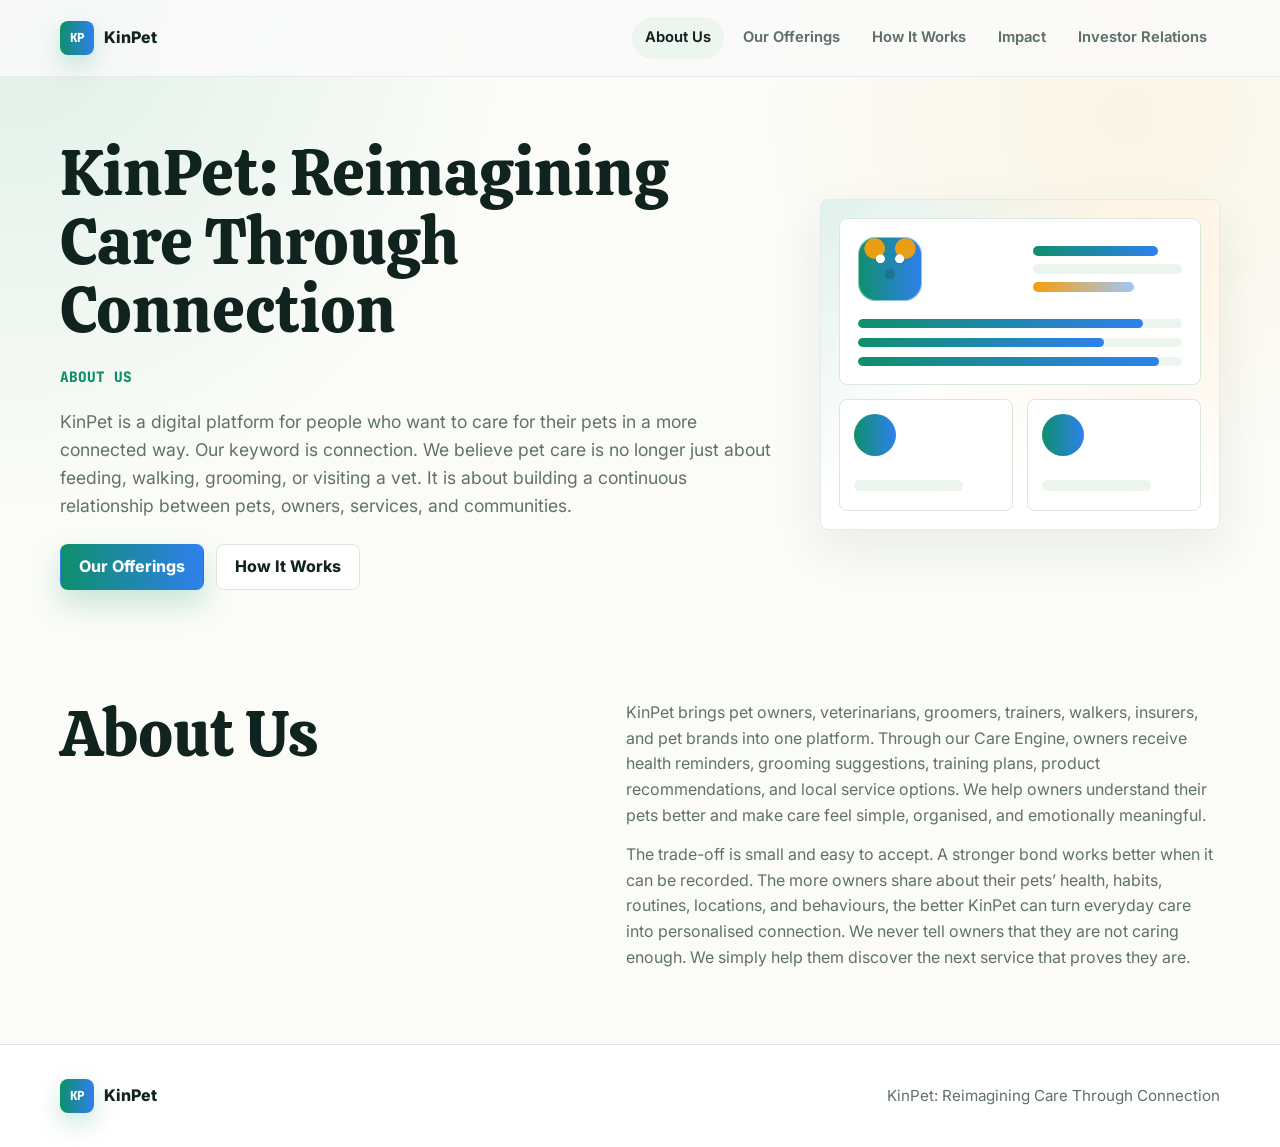
<file: index.html>
<!doctype html>
<html lang="en">
  <head>
    <meta charset="utf-8">
    <meta name="viewport" content="width=device-width, initial-scale=1">
    <title>KinPet: Reimagining Care Through Connection</title>
    <meta name="description" content="KinPet: Reimagining Care Through Connection.">
    <link rel="stylesheet" href="assets/styles.css">
  </head>
  <body>
    <div class="site-shell">
      <header class="site-header">
        <nav class="nav container" aria-label="Main navigation">
          <a class="brand" href="./" aria-label="KinPet home">
            <span class="brand-mark">KP</span>
            <span>KinPet</span>
          </a>
          <button class="nav-toggle" type="button" aria-label="Open navigation" aria-expanded="false" data-nav-toggle>
            <span></span><span></span><span></span>
          </button>
          <div class="nav-links" data-nav-links>
            <a href="./" aria-current="page">About Us</a>
            <a href="offerings/">Our Offerings</a>
            <a href="how-it-works/">How It Works</a>
            <a href="impact/">Impact</a>
            <a href="investors/">Investor Relations</a>
          </div>
        </nav>
      </header>

      <main class="main">
        <section class="hero">
          <div class="container hero-grid">
            <div class="hero-copy">
              <h1>KinPet: Reimagining Care Through Connection</h1>
              <h2 class="subhead">About Us</h2>
              <p>KinPet is a digital platform for people who want to care for their pets in a more connected way. Our keyword is connection. We believe pet care is no longer just about feeding, walking, grooming, or visiting a vet. It is about building a continuous relationship between pets, owners, services, and communities.</p>
              <div class="button-row">
                <a class="button button-primary" href="offerings/">Our Offerings</a>
                <a class="button" href="how-it-works/">How It Works</a>
              </div>
            </div>

            <aside class="dashboard" aria-hidden="true">
              <div class="dashboard-inner">
                <div class="profile-card">
                  <div class="profile-top">
                    <div class="avatar pet-avatar"></div>
                    <div class="pet-visual-stack">
                      <span></span>
                      <span></span>
                      <span></span>
                    </div>
                  </div>
                  <div class="bars" aria-hidden="true">
                    <div class="bar"><span style="width: 88%"></span></div>
                    <div class="bar"><span style="width: 76%"></span></div>
                    <div class="bar"><span style="width: 93%"></span></div>
                  </div>
                </div>
                <div class="insight-grid">
                  <div class="insight visual-insight"></div>
                  <div class="insight visual-insight"></div>
                </div>
              </div>
            </aside>
          </div>
        </section>

        <section class="section">
          <div class="container split">
            <div class="section-heading">
              <h2>About Us</h2>
            </div>
            <div class="prose">
              <p>KinPet brings pet owners, veterinarians, groomers, trainers, walkers, insurers, and pet brands into one platform. Through our Care Engine, owners receive health reminders, grooming suggestions, training plans, product recommendations, and local service options. We help owners understand their pets better and make care feel simple, organised, and emotionally meaningful.</p>
              <p>The trade-off is small and easy to accept. A stronger bond works better when it can be recorded. The more owners share about their pets’ health, habits, routines, locations, and behaviours, the better KinPet can turn everyday care into personalised connection. We never tell owners that they are not caring enough. We simply help them discover the next service that proves they are.</p>
            </div>
          </div>
        </section>
      </main>

      <footer class="site-footer">
        <div class="container footer-inner">
          <a class="brand" href="./"><span class="brand-mark">KP</span><span>KinPet</span></a>
          <p>KinPet: Reimagining Care Through Connection</p>
        </div>
      </footer>
    </div>
    <script src="assets/site.js"></script>
  </body>
</html>
</file>
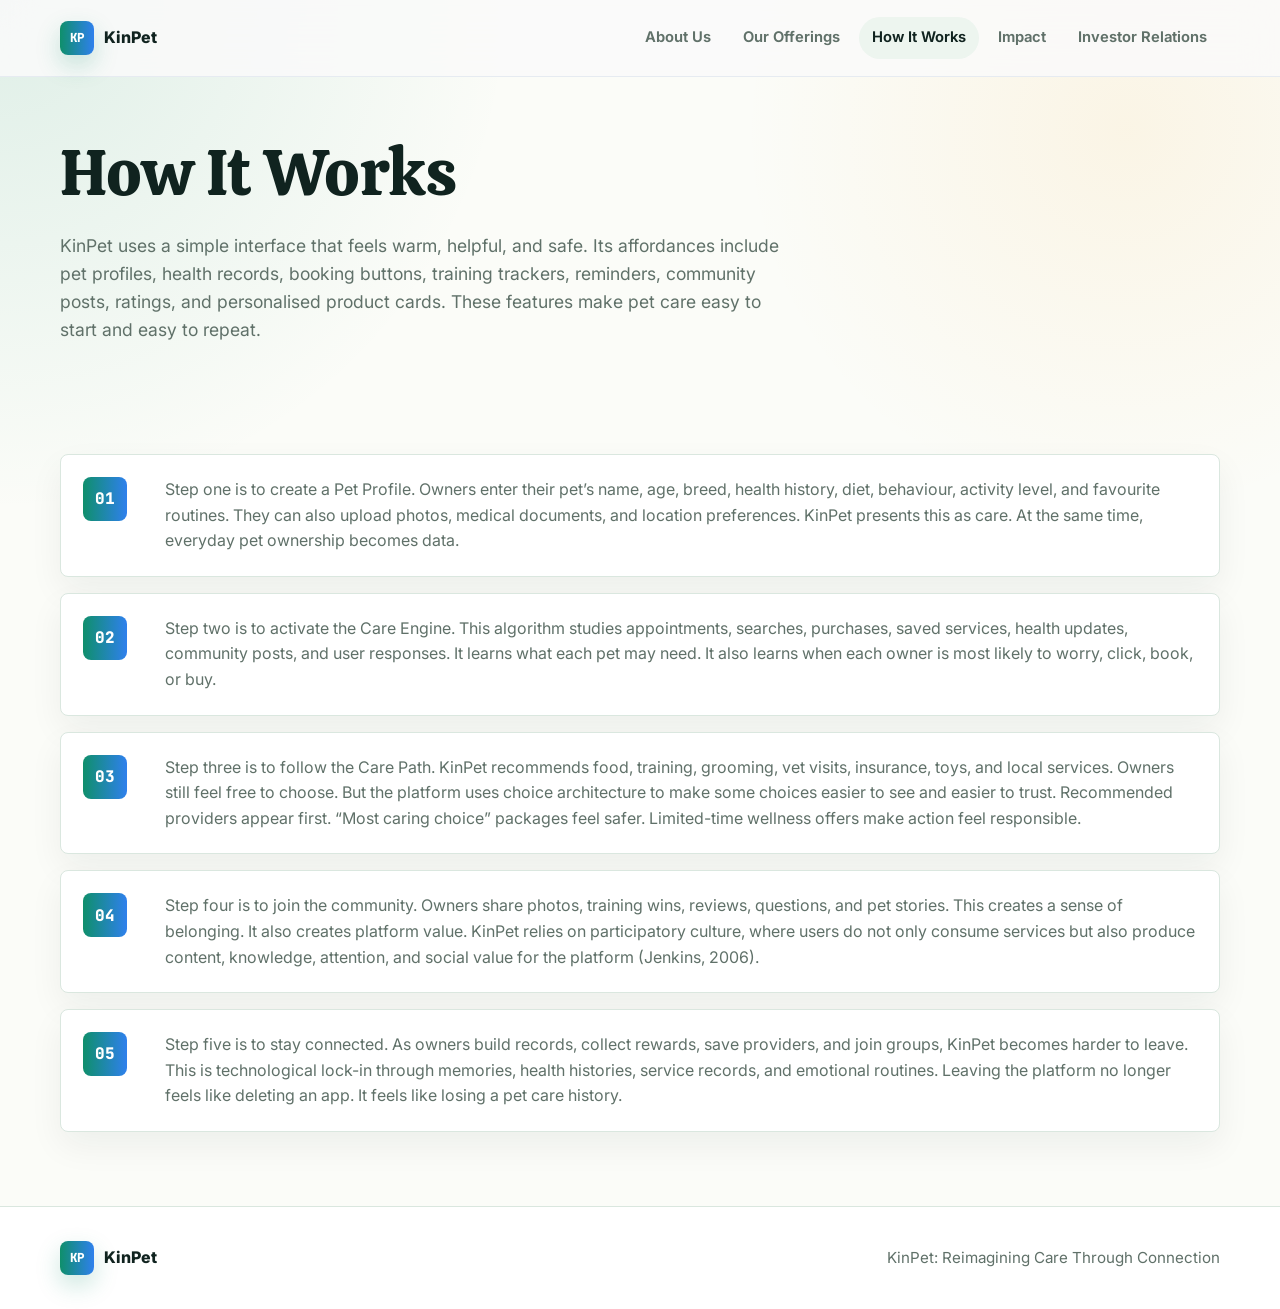
<file: how-it-works/index.html>
<!doctype html>
<html lang="en">
  <head>
    <meta charset="utf-8">
    <meta name="viewport" content="width=device-width, initial-scale=1">
    <title>How It Works | KinPet</title>
    <meta name="description" content="KinPet How It Works.">
    <link rel="stylesheet" href="../assets/styles.css">
  </head>
  <body>
    <div class="site-shell">
      <header class="site-header">
        <nav class="nav container" aria-label="Main navigation">
          <a class="brand" href="../"><span class="brand-mark">KP</span><span>KinPet</span></a>
          <button class="nav-toggle" type="button" aria-label="Open navigation" aria-expanded="false" data-nav-toggle><span></span><span></span><span></span></button>
          <div class="nav-links" data-nav-links>
            <a href="../">About Us</a>
            <a href="../offerings/">Our Offerings</a>
            <a href="../how-it-works/" aria-current="page">How It Works</a>
            <a href="../impact/">Impact</a>
            <a href="../investors/">Investor Relations</a>
          </div>
        </nav>
      </header>

      <main class="main">
        <section class="page-hero">
          <div class="container hero-copy">
            <h1>How It Works</h1>
            <p>KinPet uses a simple interface that feels warm, helpful, and safe. Its affordances include pet profiles, health records, booking buttons, training trackers, reminders, community posts, ratings, and personalised product cards. These features make pet care easy to start and easy to repeat.</p>
          </div>
        </section>

        <section class="section">
          <div class="container timeline">
            <article class="timeline-item">
              <div class="timeline-number">01</div>
              <p>Step one is to create a Pet Profile. Owners enter their pet’s name, age, breed, health history, diet, behaviour, activity level, and favourite routines. They can also upload photos, medical documents, and location preferences. KinPet presents this as care. At the same time, everyday pet ownership becomes data.</p>
            </article>
            <article class="timeline-item">
              <div class="timeline-number">02</div>
              <p>Step two is to activate the Care Engine. This algorithm studies appointments, searches, purchases, saved services, health updates, community posts, and user responses. It learns what each pet may need. It also learns when each owner is most likely to worry, click, book, or buy.</p>
            </article>
            <article class="timeline-item">
              <div class="timeline-number">03</div>
              <p>Step three is to follow the Care Path. KinPet recommends food, training, grooming, vet visits, insurance, toys, and local services. Owners still feel free to choose. But the platform uses choice architecture to make some choices easier to see and easier to trust. Recommended providers appear first. “Most caring choice” packages feel safer. Limited-time wellness offers make action feel responsible.</p>
            </article>
            <article class="timeline-item">
              <div class="timeline-number">04</div>
              <p>Step four is to join the community. Owners share photos, training wins, reviews, questions, and pet stories. This creates a sense of belonging. It also creates platform value. KinPet relies on participatory culture, where users do not only consume services but also produce content, knowledge, attention, and social value for the platform (Jenkins, 2006).</p>
            </article>
            <article class="timeline-item">
              <div class="timeline-number">05</div>
              <p>Step five is to stay connected. As owners build records, collect rewards, save providers, and join groups, KinPet becomes harder to leave. This is technological lock-in through memories, health histories, service records, and emotional routines. Leaving the platform no longer feels like deleting an app. It feels like losing a pet care history.</p>
            </article>
          </div>
        </section>
      </main>

      <footer class="site-footer">
        <div class="container footer-inner">
          <a class="brand" href="../"><span class="brand-mark">KP</span><span>KinPet</span></a>
          <p>KinPet: Reimagining Care Through Connection</p>
        </div>
      </footer>
    </div>
    <script src="../assets/site.js"></script>
  </body>
</html>
</file>
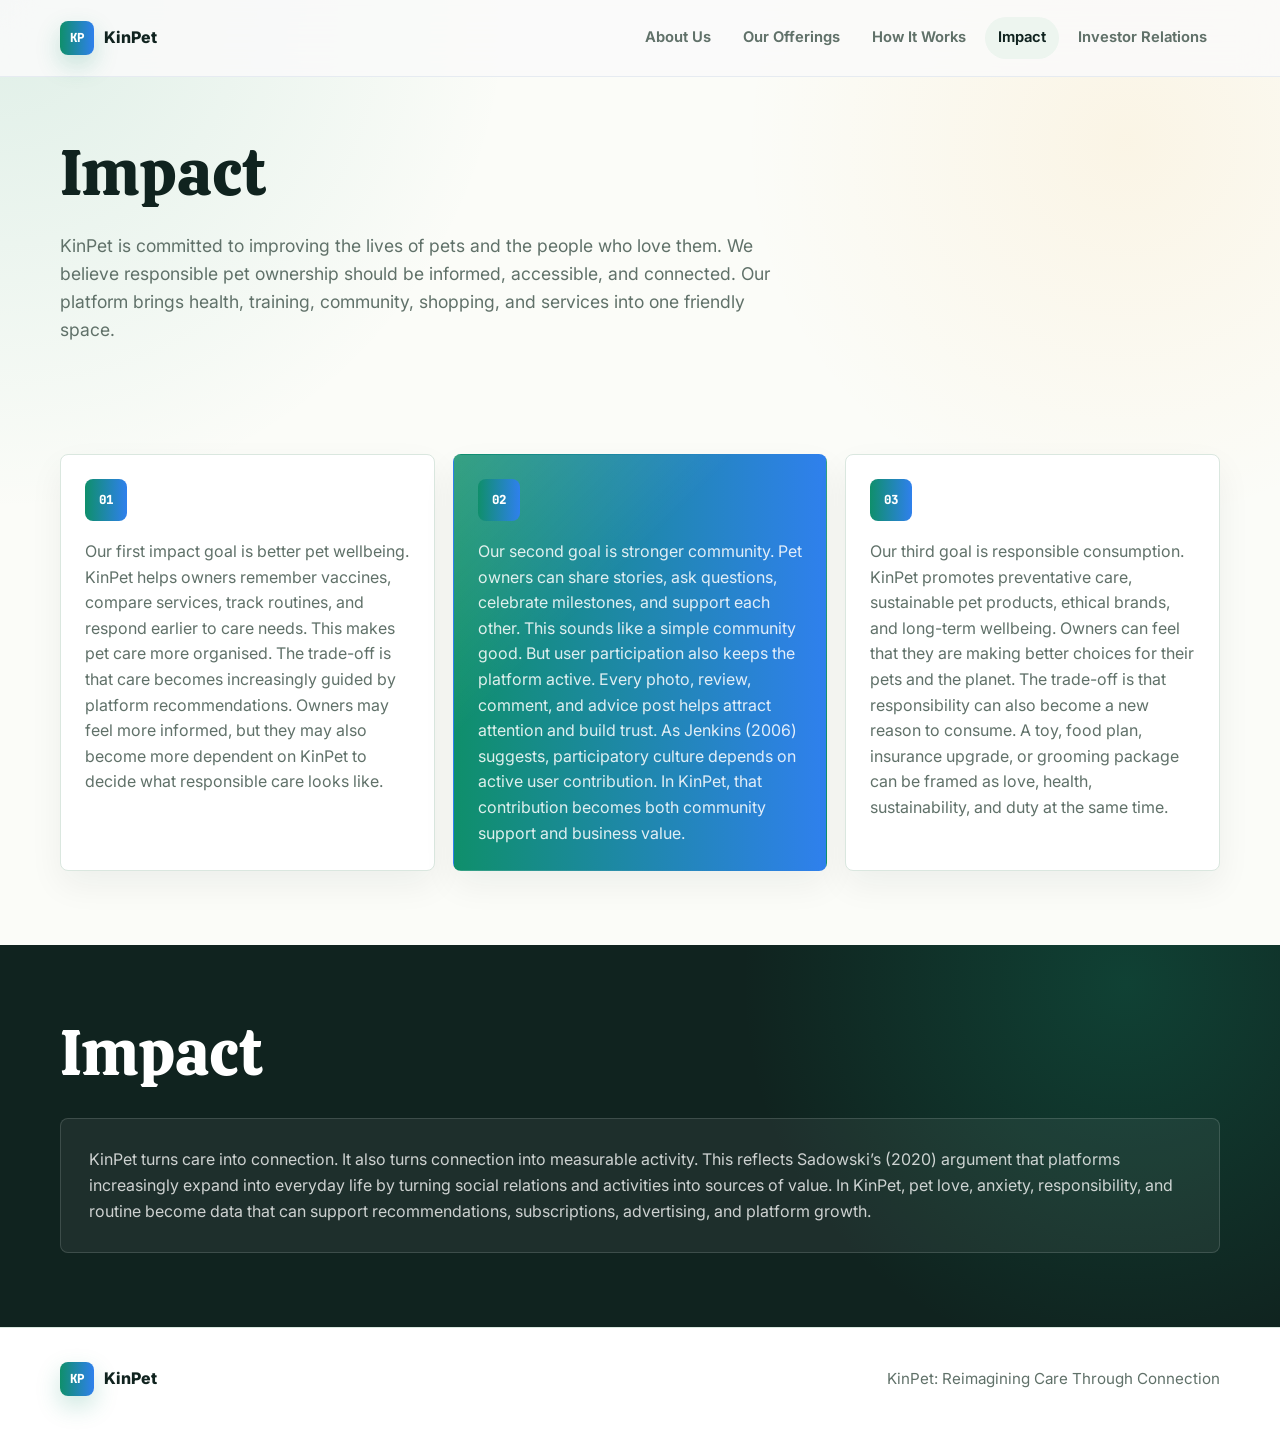
<file: impact/index.html>
<!doctype html>
<html lang="en">
  <head>
    <meta charset="utf-8">
    <meta name="viewport" content="width=device-width, initial-scale=1">
    <title>Impact | KinPet</title>
    <meta name="description" content="KinPet Impact.">
    <link rel="stylesheet" href="../assets/styles.css">
  </head>
  <body>
    <div class="site-shell">
      <header class="site-header">
        <nav class="nav container" aria-label="Main navigation">
          <a class="brand" href="../"><span class="brand-mark">KP</span><span>KinPet</span></a>
          <button class="nav-toggle" type="button" aria-label="Open navigation" aria-expanded="false" data-nav-toggle><span></span><span></span><span></span></button>
          <div class="nav-links" data-nav-links>
            <a href="../">About Us</a>
            <a href="../offerings/">Our Offerings</a>
            <a href="../how-it-works/">How It Works</a>
            <a href="../impact/" aria-current="page">Impact</a>
            <a href="../investors/">Investor Relations</a>
          </div>
        </nav>
      </header>

      <main class="main">
        <section class="page-hero">
          <div class="container hero-copy">
            <h1>Impact</h1>
            <p>KinPet is committed to improving the lives of pets and the people who love them. We believe responsible pet ownership should be informed, accessible, and connected. Our platform brings health, training, community, shopping, and services into one friendly space.</p>
          </div>
        </section>

        <section class="section">
          <div class="container feature-grid">
            <article class="card">
              <div class="icon-box">01</div>
              <p>Our first impact goal is better pet wellbeing. KinPet helps owners remember vaccines, compare services, track routines, and respond earlier to care needs. This makes pet care more organised. The trade-off is that care becomes increasingly guided by platform recommendations. Owners may feel more informed, but they may also become more dependent on KinPet to decide what responsible care looks like.</p>
            </article>
            <article class="card card-featured">
              <div class="icon-box">02</div>
              <p>Our second goal is stronger community. Pet owners can share stories, ask questions, celebrate milestones, and support each other. This sounds like a simple community good. But user participation also keeps the platform active. Every photo, review, comment, and advice post helps attract attention and build trust. As Jenkins (2006) suggests, participatory culture depends on active user contribution. In KinPet, that contribution becomes both community support and business value.</p>
            </article>
            <article class="card">
              <div class="icon-box">03</div>
              <p>Our third goal is responsible consumption. KinPet promotes preventative care, sustainable pet products, ethical brands, and long-term wellbeing. Owners can feel that they are making better choices for their pets and the planet. The trade-off is that responsibility can also become a new reason to consume. A toy, food plan, insurance upgrade, or grooming package can be framed as love, health, sustainability, and duty at the same time.</p>
            </article>
          </div>
        </section>

        <section class="section dark-section">
          <div class="container">
            <div class="section-heading">
              <h2>Impact</h2>
            </div>
            <div class="callout dark-callout">
              <p>KinPet turns care into connection. It also turns connection into measurable activity. This reflects Sadowski’s (2020) argument that platforms increasingly expand into everyday life by turning social relations and activities into sources of value. In KinPet, pet love, anxiety, responsibility, and routine become data that can support recommendations, subscriptions, advertising, and platform growth.</p>
            </div>
          </div>
        </section>
      </main>

      <footer class="site-footer">
        <div class="container footer-inner">
          <a class="brand" href="../"><span class="brand-mark">KP</span><span>KinPet</span></a>
          <p>KinPet: Reimagining Care Through Connection</p>
        </div>
      </footer>
    </div>
    <script src="../assets/site.js"></script>
  </body>
</html>
</file>
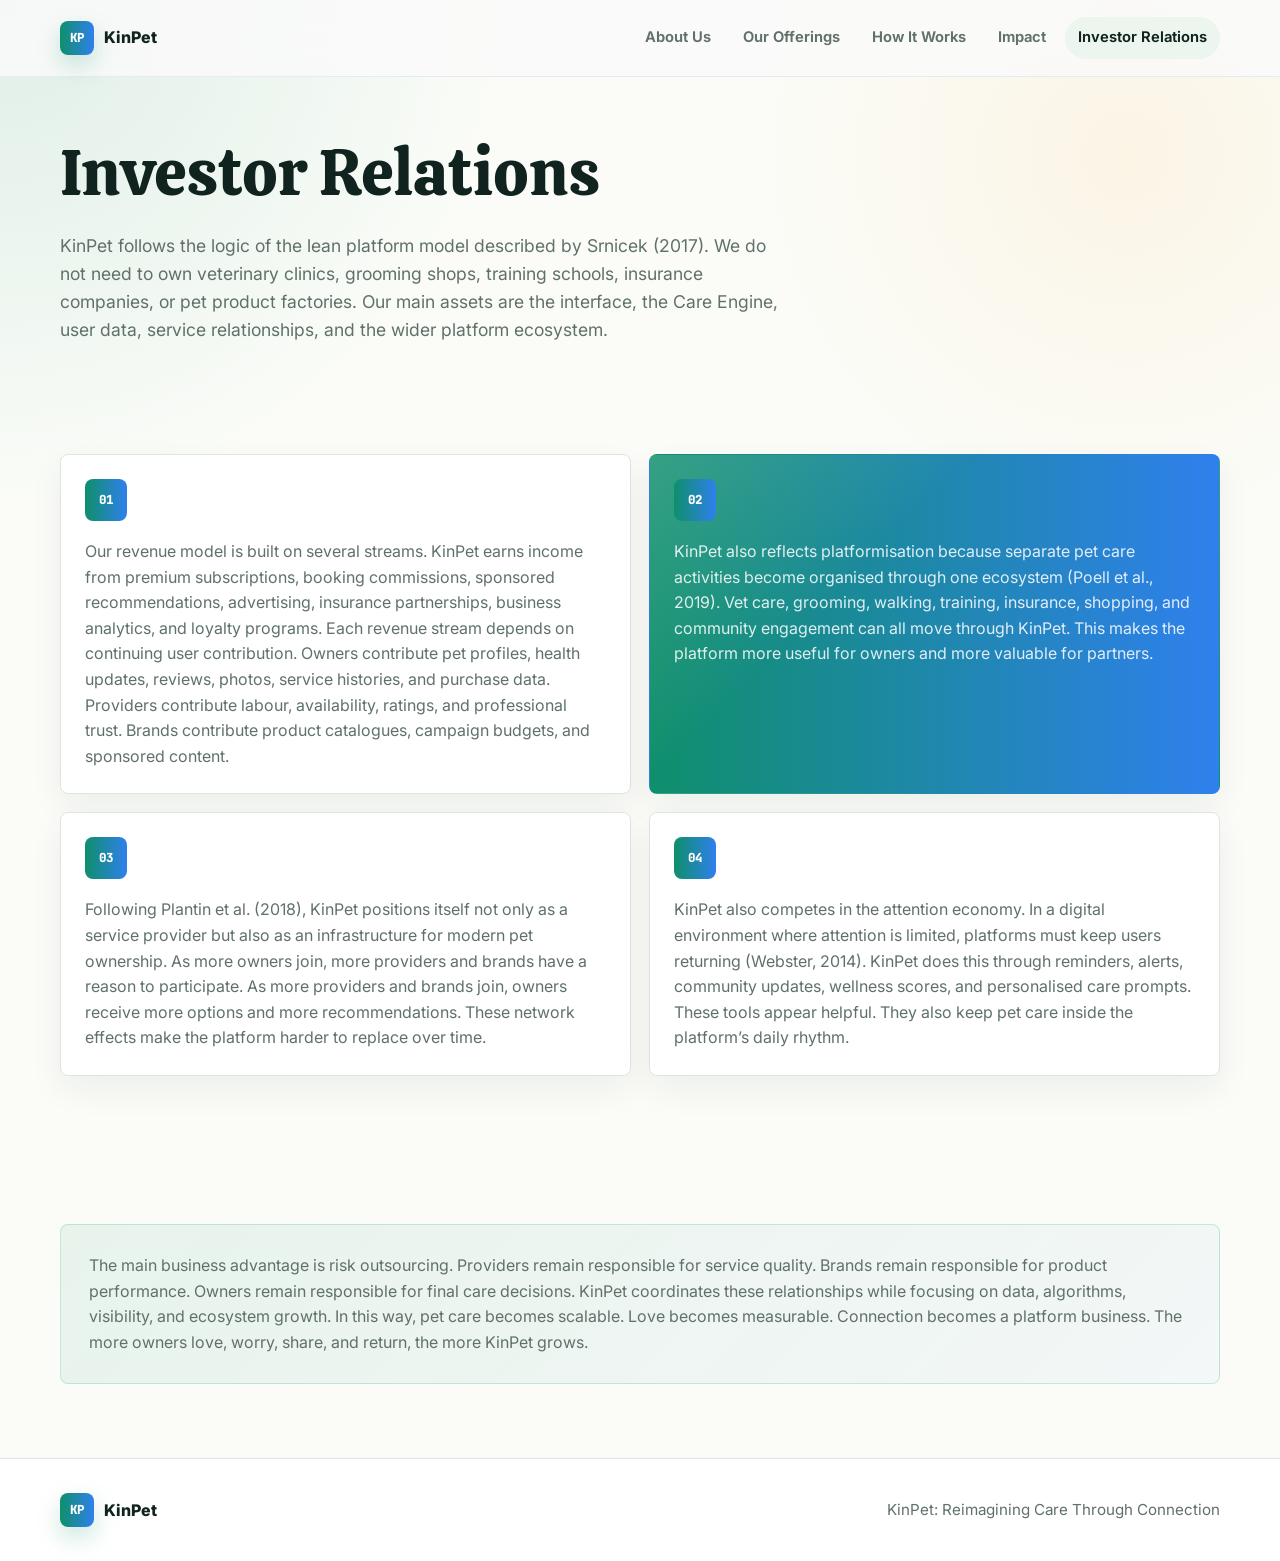
<file: investors/index.html>
<!doctype html>
<html lang="en">
  <head>
    <meta charset="utf-8">
    <meta name="viewport" content="width=device-width, initial-scale=1">
    <title>Investor Relations | KinPet</title>
    <meta name="description" content="KinPet Investor Relations.">
    <link rel="stylesheet" href="../assets/styles.css">
  </head>
  <body>
    <div class="site-shell">
      <header class="site-header">
        <nav class="nav container" aria-label="Main navigation">
          <a class="brand" href="../"><span class="brand-mark">KP</span><span>KinPet</span></a>
          <button class="nav-toggle" type="button" aria-label="Open navigation" aria-expanded="false" data-nav-toggle><span></span><span></span><span></span></button>
          <div class="nav-links" data-nav-links>
            <a href="../">About Us</a>
            <a href="../offerings/">Our Offerings</a>
            <a href="../how-it-works/">How It Works</a>
            <a href="../impact/">Impact</a>
            <a href="../investors/" aria-current="page">Investor Relations</a>
          </div>
        </nav>
      </header>

      <main class="main">
        <section class="page-hero">
          <div class="container hero-copy">
            <h1>Investor Relations</h1>
            <p>KinPet follows the logic of the lean platform model described by Srnicek (2017). We do not need to own veterinary clinics, grooming shops, training schools, insurance companies, or pet product factories. Our main assets are the interface, the Care Engine, user data, service relationships, and the wider platform ecosystem.</p>
          </div>
        </section>

        <section class="section">
          <div class="container feature-grid two">
            <article class="card">
              <div class="icon-box">01</div>
              <p>Our revenue model is built on several streams. KinPet earns income from premium subscriptions, booking commissions, sponsored recommendations, advertising, insurance partnerships, business analytics, and loyalty programs. Each revenue stream depends on continuing user contribution. Owners contribute pet profiles, health updates, reviews, photos, service histories, and purchase data. Providers contribute labour, availability, ratings, and professional trust. Brands contribute product catalogues, campaign budgets, and sponsored content.</p>
            </article>
            <article class="card card-featured">
              <div class="icon-box">02</div>
              <p>KinPet also reflects platformisation because separate pet care activities become organised through one ecosystem (Poell et al., 2019). Vet care, grooming, walking, training, insurance, shopping, and community engagement can all move through KinPet. This makes the platform more useful for owners and more valuable for partners.</p>
            </article>
            <article class="card">
              <div class="icon-box">03</div>
              <p>Following Plantin et al. (2018), KinPet positions itself not only as a service provider but also as an infrastructure for modern pet ownership. As more owners join, more providers and brands have a reason to participate. As more providers and brands join, owners receive more options and more recommendations. These network effects make the platform harder to replace over time.</p>
            </article>
            <article class="card">
              <div class="icon-box">04</div>
              <p>KinPet also competes in the attention economy. In a digital environment where attention is limited, platforms must keep users returning (Webster, 2014). KinPet does this through reminders, alerts, community updates, wellness scores, and personalised care prompts. These tools appear helpful. They also keep pet care inside the platform’s daily rhythm.</p>
            </article>
          </div>
        </section>

        <section class="section">
          <div class="container callout">
            <p>The main business advantage is risk outsourcing. Providers remain responsible for service quality. Brands remain responsible for product performance. Owners remain responsible for final care decisions. KinPet coordinates these relationships while focusing on data, algorithms, visibility, and ecosystem growth. In this way, pet care becomes scalable. Love becomes measurable. Connection becomes a platform business. The more owners love, worry, share, and return, the more KinPet grows.</p>
          </div>
        </section>
      </main>

      <footer class="site-footer">
        <div class="container footer-inner">
          <a class="brand" href="../"><span class="brand-mark">KP</span><span>KinPet</span></a>
          <p>KinPet: Reimagining Care Through Connection</p>
        </div>
      </footer>
    </div>
    <script src="../assets/site.js"></script>
  </body>
</html>
</file>
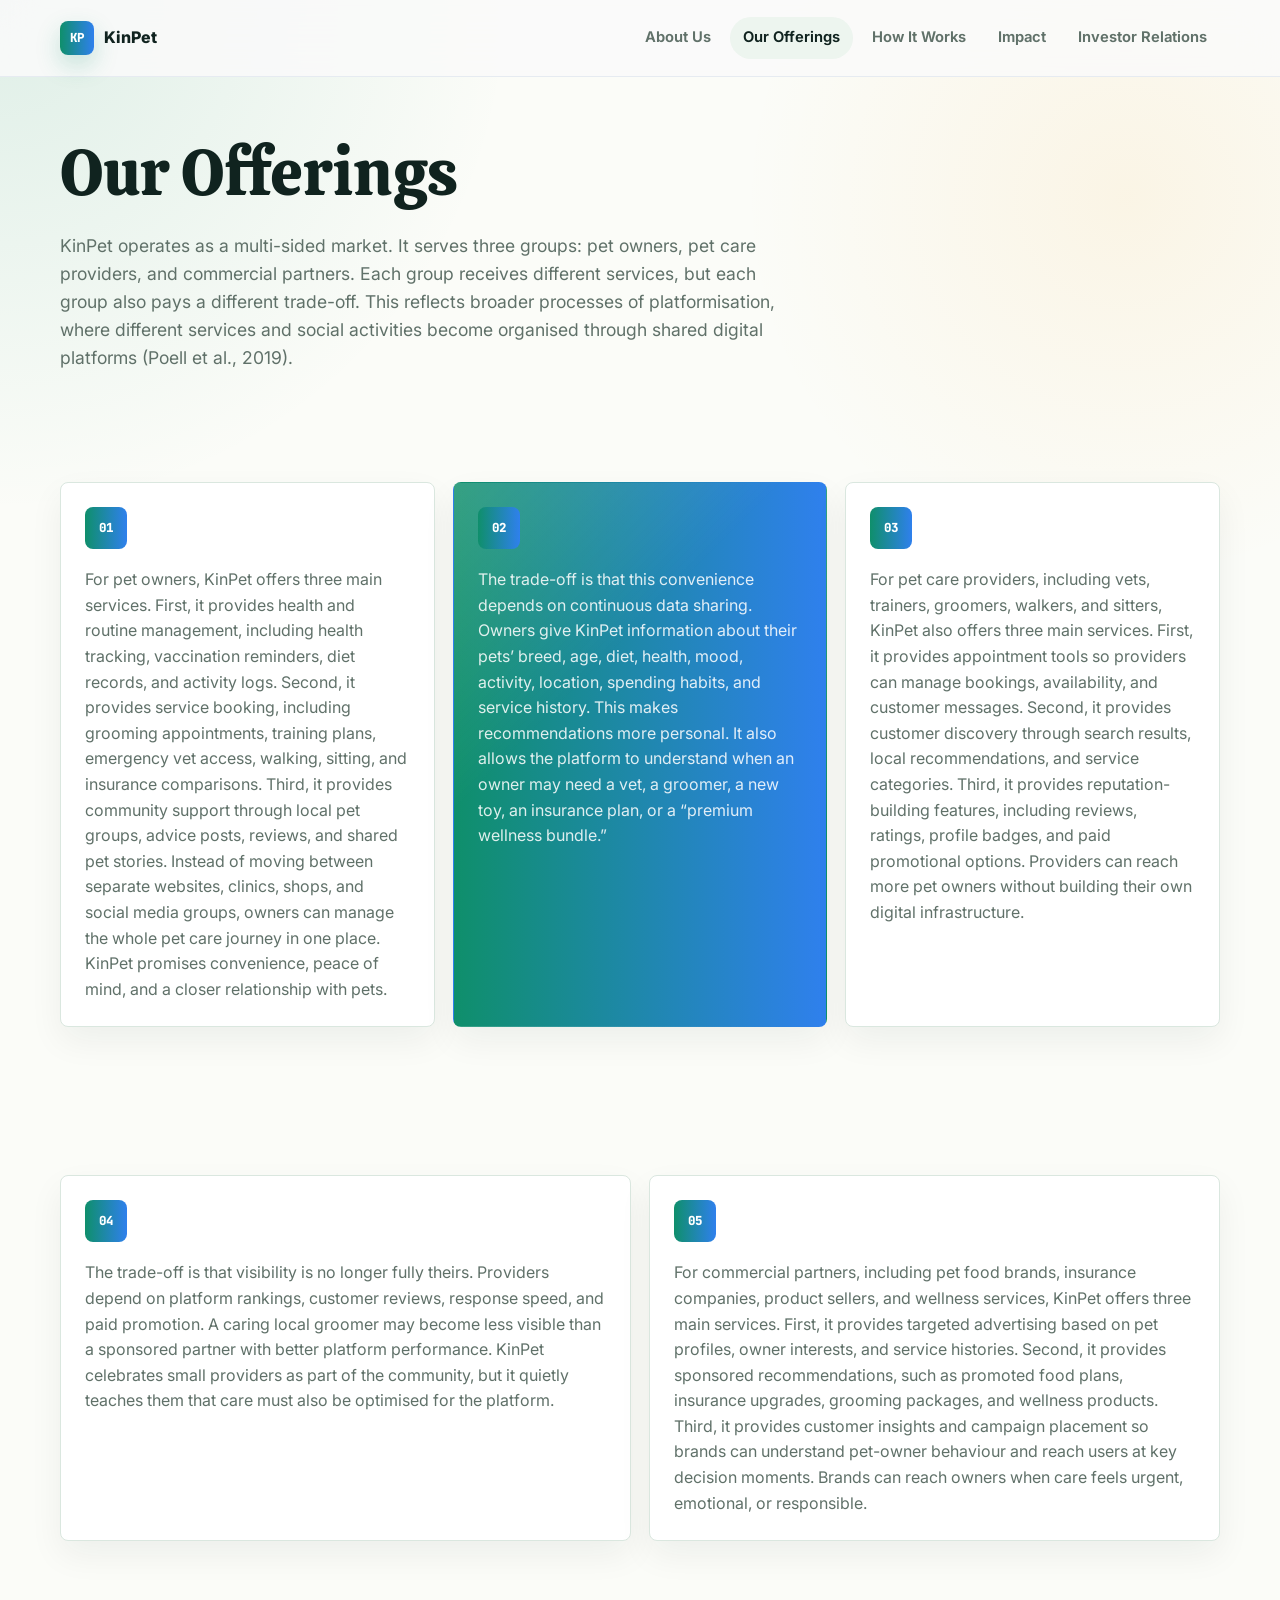
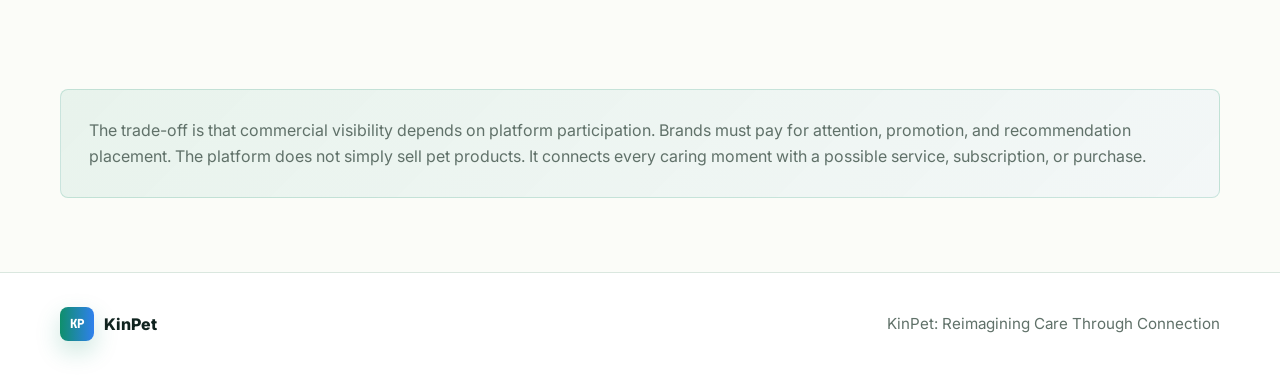
<file: offerings/index.html>
<!doctype html>
<html lang="en">
  <head>
    <meta charset="utf-8">
    <meta name="viewport" content="width=device-width, initial-scale=1">
    <title>Our Offerings | KinPet</title>
    <meta name="description" content="KinPet Our Offerings.">
    <link rel="stylesheet" href="../assets/styles.css">
  </head>
  <body>
    <div class="site-shell">
      <header class="site-header">
        <nav class="nav container" aria-label="Main navigation">
          <a class="brand" href="../"><span class="brand-mark">KP</span><span>KinPet</span></a>
          <button class="nav-toggle" type="button" aria-label="Open navigation" aria-expanded="false" data-nav-toggle><span></span><span></span><span></span></button>
          <div class="nav-links" data-nav-links>
            <a href="../">About Us</a>
            <a href="../offerings/" aria-current="page">Our Offerings</a>
            <a href="../how-it-works/">How It Works</a>
            <a href="../impact/">Impact</a>
            <a href="../investors/">Investor Relations</a>
          </div>
        </nav>
      </header>

      <main class="main">
        <section class="page-hero">
          <div class="container hero-copy">
            <h1>Our Offerings</h1>
            <p>KinPet operates as a multi-sided market. It serves three groups: pet owners, pet care providers, and commercial partners. Each group receives different services, but each group also pays a different trade-off. This reflects broader processes of platformisation, where different services and social activities become organised through shared digital platforms (Poell et al., 2019).</p>
          </div>
        </section>

        <section class="section">
          <div class="container feature-grid">
            <article class="card">
              <div class="icon-box">01</div>
              <p>For pet owners, KinPet offers three main services. First, it provides health and routine management, including health tracking, vaccination reminders, diet records, and activity logs. Second, it provides service booking, including grooming appointments, training plans, emergency vet access, walking, sitting, and insurance comparisons. Third, it provides community support through local pet groups, advice posts, reviews, and shared pet stories. Instead of moving between separate websites, clinics, shops, and social media groups, owners can manage the whole pet care journey in one place. KinPet promises convenience, peace of mind, and a closer relationship with pets.</p>
            </article>
            <article class="card card-featured">
              <div class="icon-box">02</div>
              <p>The trade-off is that this convenience depends on continuous data sharing. Owners give KinPet information about their pets’ breed, age, diet, health, mood, activity, location, spending habits, and service history. This makes recommendations more personal. It also allows the platform to understand when an owner may need a vet, a groomer, a new toy, an insurance plan, or a “premium wellness bundle.”</p>
            </article>
            <article class="card">
              <div class="icon-box">03</div>
              <p>For pet care providers, including vets, trainers, groomers, walkers, and sitters, KinPet also offers three main services. First, it provides appointment tools so providers can manage bookings, availability, and customer messages. Second, it provides customer discovery through search results, local recommendations, and service categories. Third, it provides reputation-building features, including reviews, ratings, profile badges, and paid promotional options. Providers can reach more pet owners without building their own digital infrastructure.</p>
            </article>
          </div>
        </section>

        <section class="section">
          <div class="container feature-grid two">
            <article class="card">
              <div class="icon-box">04</div>
              <p>The trade-off is that visibility is no longer fully theirs. Providers depend on platform rankings, customer reviews, response speed, and paid promotion. A caring local groomer may become less visible than a sponsored partner with better platform performance. KinPet celebrates small providers as part of the community, but it quietly teaches them that care must also be optimised for the platform.</p>
            </article>
            <article class="card">
              <div class="icon-box">05</div>
              <p>For commercial partners, including pet food brands, insurance companies, product sellers, and wellness services, KinPet offers three main services. First, it provides targeted advertising based on pet profiles, owner interests, and service histories. Second, it provides sponsored recommendations, such as promoted food plans, insurance upgrades, grooming packages, and wellness products. Third, it provides customer insights and campaign placement so brands can understand pet-owner behaviour and reach users at key decision moments. Brands can reach owners when care feels urgent, emotional, or responsible.</p>
            </article>
          </div>
        </section>

        <section class="section">
          <div class="container callout">
            <p>The trade-off is that commercial visibility depends on platform participation. Brands must pay for attention, promotion, and recommendation placement. The platform does not simply sell pet products. It connects every caring moment with a possible service, subscription, or purchase.</p>
          </div>
        </section>
      </main>

      <footer class="site-footer">
        <div class="container footer-inner">
          <a class="brand" href="../"><span class="brand-mark">KP</span><span>KinPet</span></a>
          <p>KinPet: Reimagining Care Through Connection</p>
        </div>
      </footer>
    </div>
    <script src="../assets/site.js"></script>
  </body>
</html>
</file>
<file: assets/styles.css>
@import url("https://fonts.googleapis.com/css2?family=Calistoga&family=Inter:wght@400;500;600;700;800&family=JetBrains+Mono:wght@500;700&display=swap");

:root {
  --background: #fbfcf8;
  --foreground: #10231f;
  --card: #ffffff;
  --muted: #edf5ef;
  --muted-text: #607169;
  --accent: #0f8f6b;
  --accent-2: #2f80ed;
  --warm: #f59e0b;
  --border: #dae7df;
  --gradient: linear-gradient(to right, #0f8f6b, #2f80ed);
  --shadow-soft: 0 18px 50px rgba(16, 35, 31, 0.08);
  --shadow-card: 0 14px 34px rgba(16, 35, 31, 0.06);
  --radius: 8px;
  --max-width: 1160px;
  --display: "Calistoga", Georgia, serif;
  --body: "Inter", system-ui, sans-serif;
  --mono: "JetBrains Mono", monospace;
}

* {
  box-sizing: border-box;
}

html {
  scroll-behavior: smooth;
}

body {
  margin: 0;
  color: var(--foreground);
  background:
    radial-gradient(circle at top left, rgba(15, 143, 107, 0.12), transparent 32rem),
    radial-gradient(circle at 88% 10%, rgba(245, 158, 11, 0.08), transparent 24rem),
    var(--background);
  font-family: var(--body);
  line-height: 1.6;
}

body.nav-open {
  overflow: hidden;
}

a {
  color: inherit;
  text-decoration: none;
}

img,
svg {
  display: block;
  max-width: 100%;
}

p {
  margin: 0;
  color: var(--muted-text);
}

h1,
h2,
h3 {
  margin: 0;
  color: var(--foreground);
  line-height: 1.05;
  letter-spacing: 0;
}

h1,
h2 {
  font-family: var(--display);
  font-weight: 400;
}

h1 {
  font-size: clamp(2.7rem, 5.1vw, 4.35rem);
  max-width: 800px;
}

h2 {
  font-size: clamp(2.25rem, 5vw, 4.7rem);
}

h3 {
  font-size: 1.1rem;
  font-weight: 750;
}

.subhead {
  color: var(--accent);
  font-family: var(--mono);
  font-size: 0.9rem;
  font-weight: 800;
  letter-spacing: 0;
  text-transform: uppercase;
}

button,
input,
textarea,
select {
  font: inherit;
}

:focus-visible {
  outline: 3px solid rgba(15, 143, 107, 0.35);
  outline-offset: 3px;
}

.site-shell {
  min-height: 100vh;
  display: flex;
  flex-direction: column;
}

.container {
  width: min(100% - 40px, var(--max-width));
  margin: 0 auto;
}

.site-header {
  position: sticky;
  top: 0;
  z-index: 20;
  border-bottom: 1px solid rgba(226, 232, 240, 0.82);
  background: rgba(250, 250, 250, 0.88);
  backdrop-filter: blur(18px);
}

.nav {
  min-height: 76px;
  display: flex;
  align-items: center;
  justify-content: space-between;
  gap: 24px;
}

.brand {
  display: inline-flex;
  align-items: center;
  gap: 10px;
  font-weight: 800;
  letter-spacing: 0;
}

.brand-mark {
  width: 34px;
  height: 34px;
  display: grid;
  place-items: center;
  border-radius: 8px;
  color: white;
  background: var(--gradient);
  box-shadow: 0 10px 24px rgba(15, 143, 107, 0.22);
  font-family: var(--mono);
  font-size: 0.78rem;
}

.nav-links {
  display: flex;
  align-items: center;
  justify-content: flex-end;
  gap: 6px;
}

.nav-links a {
  border-radius: 999px;
  padding: 9px 13px;
  color: var(--muted-text);
  font-size: 0.92rem;
  font-weight: 650;
  transition: color 180ms ease, background 180ms ease, transform 180ms ease;
}

.nav-links a:hover,
.nav-links a[aria-current="page"] {
  color: var(--foreground);
  background: var(--muted);
}

.nav-toggle {
  display: none;
  width: 42px;
  height: 42px;
  border: 1px solid var(--border);
  border-radius: 8px;
  background: var(--card);
  color: var(--foreground);
  cursor: pointer;
}

.nav-toggle span {
  display: block;
  width: 18px;
  height: 2px;
  margin: 4px auto;
  border-radius: 999px;
  background: currentColor;
}

.main {
  flex: 1;
}

.hero,
.page-hero {
  padding: 62px 0 36px;
}

.hero-grid {
  display: grid;
  grid-template-columns: minmax(0, 1fr) 400px;
  align-items: center;
  gap: 48px;
}

.hero-copy {
  display: grid;
  gap: 24px;
}

.hero-copy p,
.page-hero p,
.section-intro {
  max-width: 720px;
  font-size: 1.1rem;
}

.gradient-text {
  background: var(--gradient);
  -webkit-background-clip: text;
  background-clip: text;
  color: transparent;
}

.section-label {
  width: fit-content;
  display: inline-flex;
  align-items: center;
  gap: 9px;
  border: 1px solid rgba(15, 143, 107, 0.18);
  border-radius: 999px;
  padding: 8px 12px;
  color: var(--accent);
  background: rgba(15, 143, 107, 0.07);
  font-family: var(--mono);
  font-size: 0.73rem;
  font-weight: 700;
  letter-spacing: 0;
  text-transform: uppercase;
}

.section-label::before {
  content: "";
  width: 7px;
  height: 7px;
  border-radius: 999px;
  background: var(--gradient);
  box-shadow: 0 0 0 5px rgba(15, 143, 107, 0.12);
}

.button-row {
  display: flex;
  flex-wrap: wrap;
  gap: 12px;
}

.button {
  display: inline-flex;
  align-items: center;
  justify-content: center;
  min-height: 46px;
  border: 1px solid var(--border);
  border-radius: 8px;
  padding: 0 18px;
  background: var(--card);
  color: var(--foreground);
  font-weight: 760;
  transition: transform 180ms ease, box-shadow 180ms ease, border-color 180ms ease;
}

.button:hover {
  transform: translateY(-2px);
  box-shadow: var(--shadow-card);
}

.button-primary {
  border-color: transparent;
  color: white;
  background: var(--gradient);
  box-shadow: 0 14px 30px rgba(15, 143, 107, 0.22);
}

.dashboard {
  position: relative;
  border: 1px solid rgba(226, 232, 240, 0.9);
  border-radius: 8px;
  padding: 18px;
  background: rgba(255, 255, 255, 0.88);
  box-shadow: var(--shadow-soft);
  overflow: hidden;
}

.dashboard::before {
  content: "";
  position: absolute;
  inset: 0;
  background:
    linear-gradient(135deg, rgba(15, 143, 107, 0.13), transparent 42%),
    radial-gradient(circle at 82% 18%, rgba(245, 158, 11, 0.12), transparent 16rem);
  pointer-events: none;
}

.dashboard-inner {
  position: relative;
  display: grid;
  gap: 14px;
}

.profile-card {
  border: 1px solid var(--border);
  border-radius: 8px;
  padding: 18px;
  background: var(--card);
}

.profile-top {
  display: flex;
  align-items: center;
  justify-content: space-between;
  gap: 16px;
}

.avatar {
  width: 64px;
  height: 64px;
  border-radius: 50%;
  background:
    radial-gradient(circle at 50% 34%, #ffffff 0 18%, transparent 19%),
    radial-gradient(circle at 50% 68%, rgba(15, 23, 42, 0.16) 0 28%, transparent 29%),
    var(--gradient);
  box-shadow: inset 0 0 0 1px rgba(255, 255, 255, 0.5);
}

.pet-avatar {
  border-radius: 18px;
  background:
    radial-gradient(circle at 35% 34%, #ffffff 0 7%, transparent 8%),
    radial-gradient(circle at 65% 34%, #ffffff 0 7%, transparent 8%),
    radial-gradient(circle at 50% 58%, rgba(16, 35, 31, 0.20) 0 10%, transparent 11%),
    radial-gradient(circle at 26% 18%, rgba(245, 158, 11, 0.95) 0 14%, transparent 15%),
    radial-gradient(circle at 74% 18%, rgba(245, 158, 11, 0.95) 0 14%, transparent 15%),
    var(--gradient);
}

.score {
  text-align: right;
}

.pet-visual-stack {
  width: min(46%, 150px);
  display: grid;
  gap: 8px;
}

.pet-visual-stack span {
  height: 10px;
  border-radius: 999px;
  background: var(--muted);
}

.pet-visual-stack span:nth-child(1) {
  width: 84%;
  background: var(--gradient);
}

.pet-visual-stack span:nth-child(2) {
  width: 100%;
}

.pet-visual-stack span:nth-child(3) {
  width: 68%;
  background: linear-gradient(to right, var(--warm), rgba(47, 128, 237, 0.45));
}

.score strong {
  display: block;
  font-family: var(--mono);
  font-size: 2rem;
  line-height: 1;
}

.score span,
.mini-label,
.metric span {
  color: var(--muted-text);
  font-family: var(--mono);
  font-size: 0.72rem;
  font-weight: 700;
  text-transform: uppercase;
}

.bars {
  display: grid;
  gap: 10px;
  margin-top: 18px;
}

.bar {
  height: 9px;
  border-radius: 999px;
  background: var(--muted);
  overflow: hidden;
}

.bar span {
  display: block;
  height: 100%;
  border-radius: inherit;
  background: var(--gradient);
}

.insight-grid {
  display: grid;
  grid-template-columns: repeat(2, minmax(0, 1fr));
  gap: 14px;
}

.insight {
  min-height: 112px;
  border: 1px solid var(--border);
  border-radius: 8px;
  padding: 14px;
  background: var(--card);
}

.insight strong {
  display: block;
  margin-top: 18px;
  font-size: 1.2rem;
}

.visual-insight {
  position: relative;
  overflow: hidden;
}

.visual-insight::before,
.visual-insight::after {
  content: "";
  display: block;
  border-radius: 999px;
}

.visual-insight::before {
  width: 42px;
  height: 42px;
  background: var(--gradient);
}

.visual-insight::after {
  width: 76%;
  height: 11px;
  margin-top: 24px;
  background: var(--muted);
}

.section {
  padding: 74px 0;
}

.section-heading {
  display: grid;
  gap: 18px;
  margin-bottom: 32px;
}

.split {
  display: grid;
  grid-template-columns: 0.95fr 1.05fr;
  gap: 28px;
  align-items: start;
}

.feature-grid {
  display: grid;
  grid-template-columns: repeat(3, minmax(0, 1fr));
  gap: 18px;
}

.feature-grid.two {
  grid-template-columns: repeat(2, minmax(0, 1fr));
}

.card {
  border: 1px solid var(--border);
  border-radius: 8px;
  padding: 24px;
  background: var(--card);
  box-shadow: var(--shadow-card);
}

.card-featured {
  color: white;
  border-color: transparent;
  background:
    linear-gradient(135deg, rgba(255, 255, 255, 0.16), transparent 36%),
    var(--gradient);
}

.card-featured h3,
.card-featured p,
.card-featured .citation,
.dark-section h2,
.dark-section h3 {
  color: white;
}

.card-featured p,
.card-featured .citation {
  opacity: 0.86;
}

.card h3 {
  margin-bottom: 12px;
}

.card p + p,
.prose p + p {
  margin-top: 14px;
}

.icon-box {
  width: 42px;
  height: 42px;
  display: grid;
  place-items: center;
  margin-bottom: 18px;
  border-radius: 8px;
  color: white;
  background: var(--gradient);
  font-family: var(--mono);
  font-size: 0.78rem;
  font-weight: 800;
}

.callout {
  border: 1px solid rgba(15, 143, 107, 0.18);
  border-radius: 8px;
  padding: 28px;
  background: linear-gradient(135deg, rgba(15, 143, 107, 0.08), rgba(47, 128, 237, 0.04));
}

.section-nudge {
  margin-top: 18px;
}

.callout strong {
  color: var(--foreground);
}

.metrics {
  display: grid;
  grid-template-columns: repeat(3, minmax(0, 1fr));
  gap: 16px;
}

.metric {
  border: 1px solid var(--border);
  border-radius: 8px;
  padding: 20px;
  background: var(--card);
}

.metric strong {
  display: block;
  margin: 8px 0 4px;
  font-family: var(--display);
  font-size: 2.25rem;
  font-weight: 400;
  line-height: 1;
}

.dark-section {
  color: white;
  background:
    radial-gradient(circle at 88% 10%, rgba(15, 143, 107, 0.28), transparent 24rem),
    #10231f;
}

.dark-section p {
  color: rgba(255, 255, 255, 0.72);
}

.dark-section .card {
  border-color: rgba(255, 255, 255, 0.12);
  background: rgba(255, 255, 255, 0.06);
  box-shadow: none;
}

.dark-callout {
  border-color: rgba(255, 255, 255, 0.14);
  background: rgba(255, 255, 255, 0.06);
}

.dark-callout p {
  color: rgba(255, 255, 255, 0.78);
}

.timeline {
  display: grid;
  gap: 16px;
  counter-reset: steps;
}

.timeline-item {
  position: relative;
  display: grid;
  grid-template-columns: 64px 1fr;
  gap: 18px;
  border: 1px solid var(--border);
  border-radius: 8px;
  padding: 22px;
  background: var(--card);
  box-shadow: var(--shadow-card);
}

.timeline-number {
  width: 44px;
  height: 44px;
  display: grid;
  place-items: center;
  border-radius: 8px;
  color: white;
  background: var(--gradient);
  font-family: var(--mono);
  font-weight: 800;
}

.citation {
  color: var(--muted-text);
  font-size: 0.92em;
}

.page-links {
  display: grid;
  grid-template-columns: repeat(5, minmax(0, 1fr));
  gap: 12px;
}

.page-link {
  border: 1px solid var(--border);
  border-radius: 8px;
  padding: 16px;
  background: var(--card);
  font-weight: 760;
  transition: transform 180ms ease, box-shadow 180ms ease, border-color 180ms ease;
}

.page-link span {
  display: block;
  margin-top: 6px;
  color: var(--muted-text);
  font-size: 0.85rem;
  font-weight: 500;
}

.page-link:hover {
  transform: translateY(-2px);
  border-color: rgba(15, 143, 107, 0.32);
  box-shadow: var(--shadow-card);
}

.site-footer {
  border-top: 1px solid var(--border);
  padding: 34px 0;
  background: var(--card);
}

.footer-inner {
  display: flex;
  align-items: center;
  justify-content: space-between;
  gap: 20px;
}

.footer-inner p {
  font-size: 0.95rem;
}

.mono {
  font-family: var(--mono);
}

@media (max-width: 980px) {
  .hero-grid,
  .split,
  .feature-grid,
  .feature-grid.two,
  .metrics,
  .page-links {
    grid-template-columns: 1fr;
  }

  .hero,
  .page-hero {
    padding-top: 68px;
  }

  .dashboard {
    max-width: 520px;
  }
}

@media (max-width: 760px) {
  .container {
    width: min(100% - 28px, var(--max-width));
  }

  .nav {
    min-height: 68px;
  }

  .nav-toggle {
    display: block;
  }

  .nav-links {
    position: fixed;
    inset: 68px 14px auto;
    display: none;
    grid-template-columns: 1fr;
    align-items: stretch;
    border: 1px solid var(--border);
    border-radius: 8px;
    padding: 12px;
    background: var(--card);
    box-shadow: var(--shadow-soft);
  }

  .nav-links.is-open {
    display: grid;
  }

  .nav-links a {
    border-radius: 8px;
    padding: 13px 14px;
  }

  h1 {
    font-size: clamp(2.65rem, 15vw, 4.25rem);
  }

  .section {
    padding: 54px 0;
  }

  .timeline-item {
    grid-template-columns: 1fr;
  }

  .footer-inner {
    display: grid;
  }
}

@media (prefers-reduced-motion: reduce) {
  *,
  *::before,
  *::after {
    scroll-behavior: auto !important;
    transition-duration: 0.001ms !important;
    animation-duration: 0.001ms !important;
    animation-iteration-count: 1 !important;
  }
}
</file>
